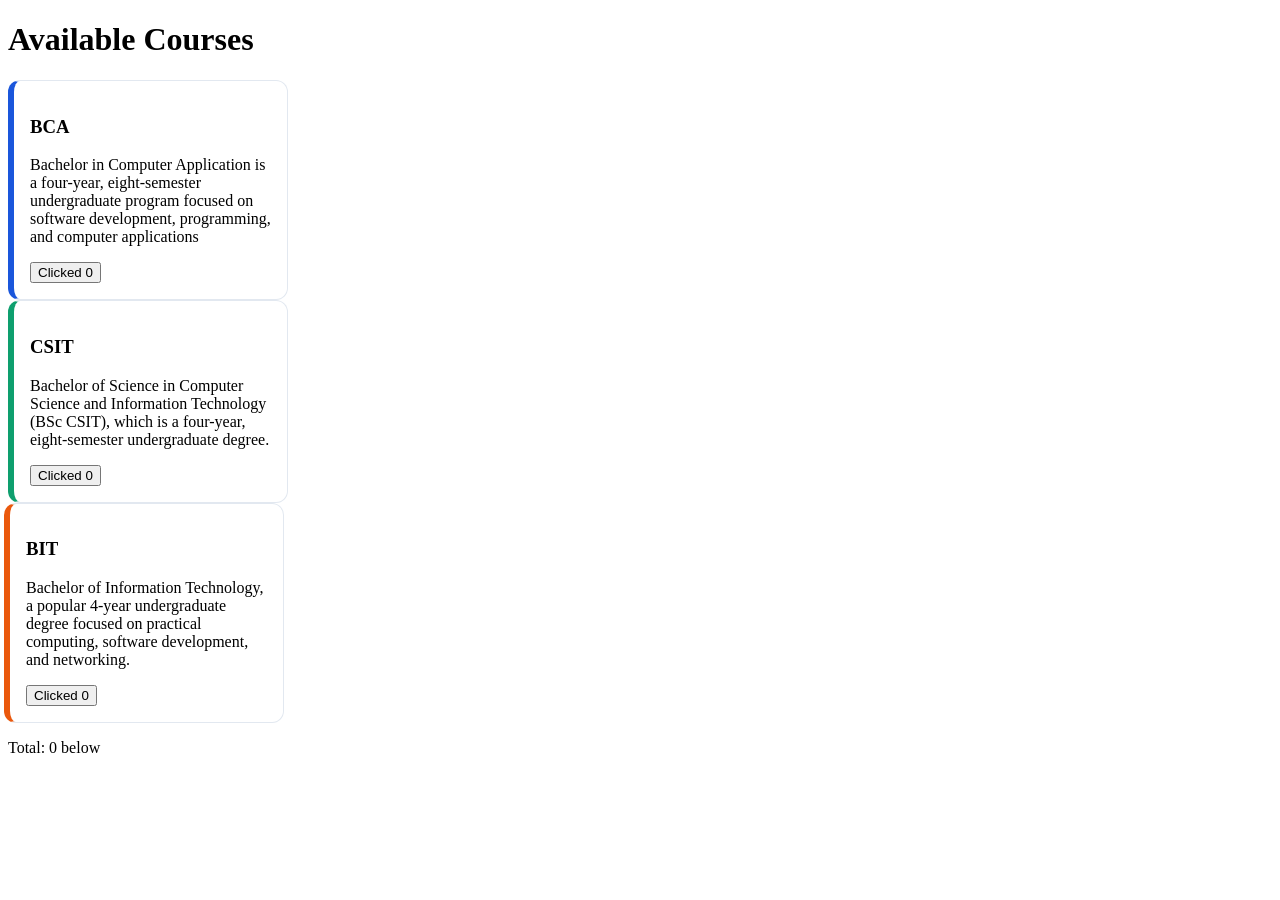
<file: Coursecard/index.html>
<!DOCTYPE html>
<html lang="en">
<head>
    <meta charset="UTF-8">
    <meta name="viewport" content="width=device-width, initial-scale=1.0">
    <title>Document</title>
    <link rel="stylesheet" href="style.css">
</head>
<body>
    <main>
    <h1>Available Courses</h1>

    <article class="card BCA" tabindex="0" data-course="BCA">
        <h3>BCA</h3>
        <p>Bachelor in Computer Application is a four-year, eight-semester undergraduate program focused on software development, programming, and computer applications</p>
        <button class="countBtn">Clicked 0</button>

    </article>

    <article class="card CSIT" tabindex="0" data-course="CSIT">
        <h3>CSIT</h3>
        <p>Bachelor of Science in Computer Science and Information Technology (BSc CSIT), which is a four-year, eight-semester undergraduate degree.</p>
        <button class="countBtn">Clicked 0</button>

    </article>

    <article class="card BIT" tabindex="0" data-course="BIT">
        <h3>BIT</h3>
        <p>Bachelor of Information Technology, a popular 4-year undergraduate degree focused on practical computing, software development, and networking.</p>
        <button class="countBtn">Clicked 0</button>

    </article>
    <p id="totalClicks"> Total: 0 below</p>
    <script src="app.js"></script>
    </main>
</body>
</html>
</file>
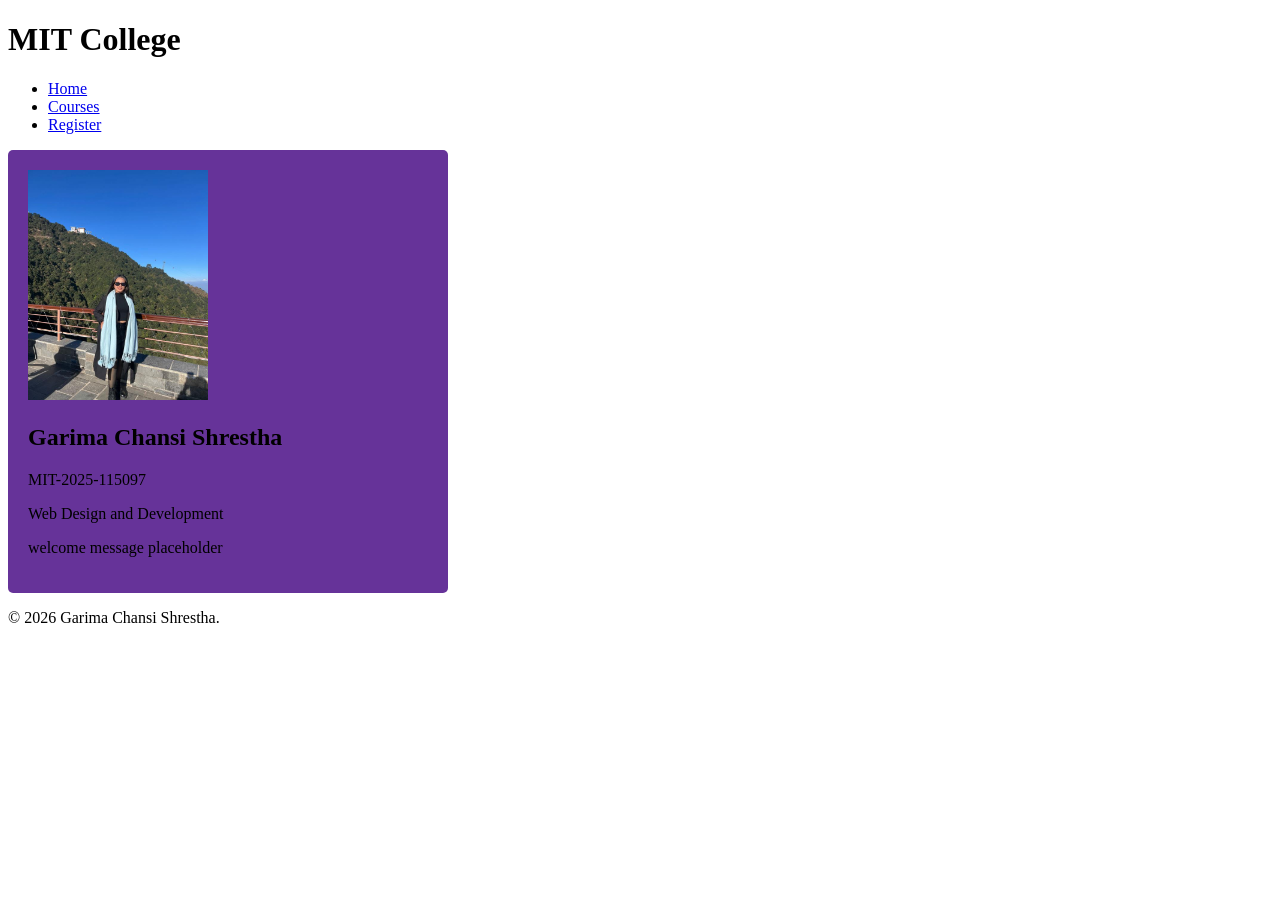
<file: StudentProfileCard/index.html>
<!DOCTYPE html>
<html lang="en">
<head>
    <meta charset="UTF-8">
    <meta name="viewport" content="width=device-width, initial-scale=1.0">
    <title>Document</title>
    <link rel="stylesheet" href="style.css">

</head>
<body>
    <h1>MIT College</h1>
    <nav>
        <ul>
            <li><a href="Home">Home</a></li>
            <li><a href="Courses">Courses</a></li>
            <li><a href="Register">Register</a></li>
        </ul>
    </nav>
    <main>
        <article class="card">
            <img src="Assets/profile.png.jpg" alt="Student Image" width="180" height="230">
            <h2>Garima Chansi Shrestha</h2>
            <p>MIT-2025-115097</p>
            <p>Web Design and Development</p>
            <p>welcome message placeholder</p>
        </article>

        <footer> 
            <p>&copy; 2026 Garima Chansi Shrestha.</p> 
        </footer>
    </main>
    <script src="app.js"></script>
</body>
</html>
</file>
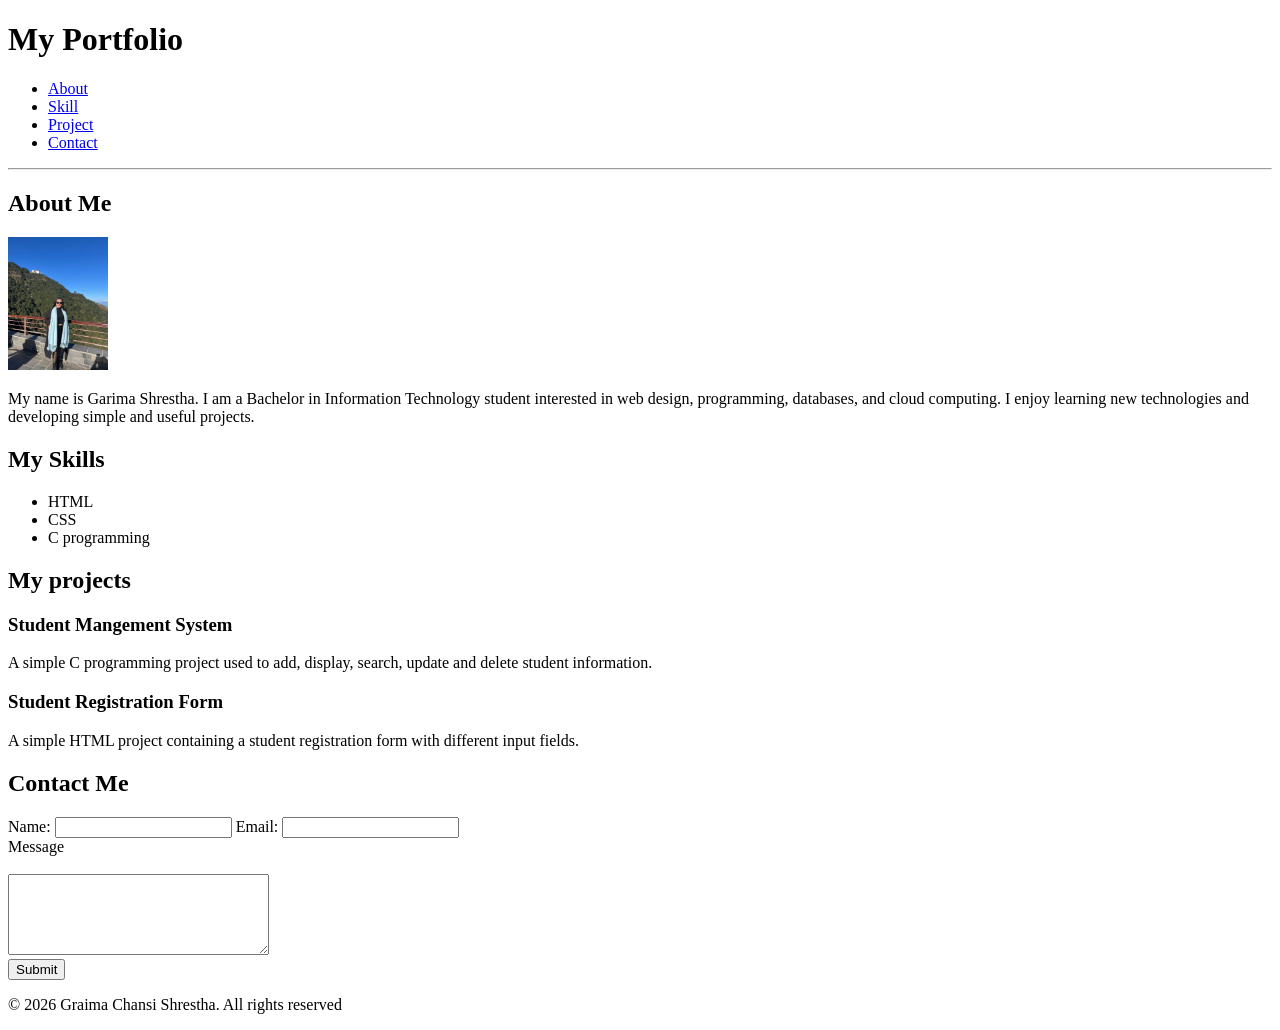
<file: week 2 Assignment/index.html>
<!DOCTYPE html>
<html lang="en">
<head>
    <meta charset="UTF-8">
    <meta name="viewport" content="width=device-width, initial-scale=1.0">
    <title>My Portfolio</title>
</head>
<body>
    <h1>My Portfolio</h1>
    <nav>
        <ul>
            <li> <a href="#About">About</a></li>
            <li> <a href="#Skills">Skill</a></li>
            <li> <a href="#Project">Project</a></li>
            <li> <a href="#Contact">Contact</a></li>
        </ul>
    </nav>
    <hr>

    <main>
        <section id="About">
            <h2>About Me</h2>

            <img src="assets/profile.png.jpg" alt="Profile photo of Garima Chansi Shrestha"
            width="100px">


            <p>My  name is Garima Shrestha. I am a Bachelor in Information Technology student interested in web design, programming, databases, and cloud computing. I enjoy learning new technologies and developing simple and useful projects.
            </p>
        </section>

        <section id="Skills">
            <h2>My Skills</h2>
            <ul>
                <li>HTML</li>                
                <li>CSS</li>                
                <li>C programming</li>                                           

            </ul>
        </section>
       

        <section id="Project">
            <article>
            <h2>My projects</h2>

            <h3>Student Mangement System</h3>

            <p>A simple C programming project used to add, display, search, update and delete student information.</p>
            </article>

            <article>
                <h3>Student Registration Form</h3>

                <p>A simple HTML project containing a student registration form with different input fields.</p>
            </article>

        </section>

        <section id="contact">
            <h2>Contact Me</h2>

            <form action="" method="post">

            <p>
                <label for="name">Name:</label>
                <input type="text" id="name" required>

                <label for="email"> Email:</label>
                <input type="email" id="email" name="email required"> 
                <br>
                <label for="message">Message</label> <br> <br>
                <textarea name="message" id="message" rows="5" cols="30" required></textarea> <br>
                
                <button type="submit">Submit</button>
            </p>
            </form>

        </section>
    </main>
    <footer>
        <p>&copy; 2026 Graima Chansi Shrestha. All rights reserved</p>
    </footer>

</body>
</html>
</file>
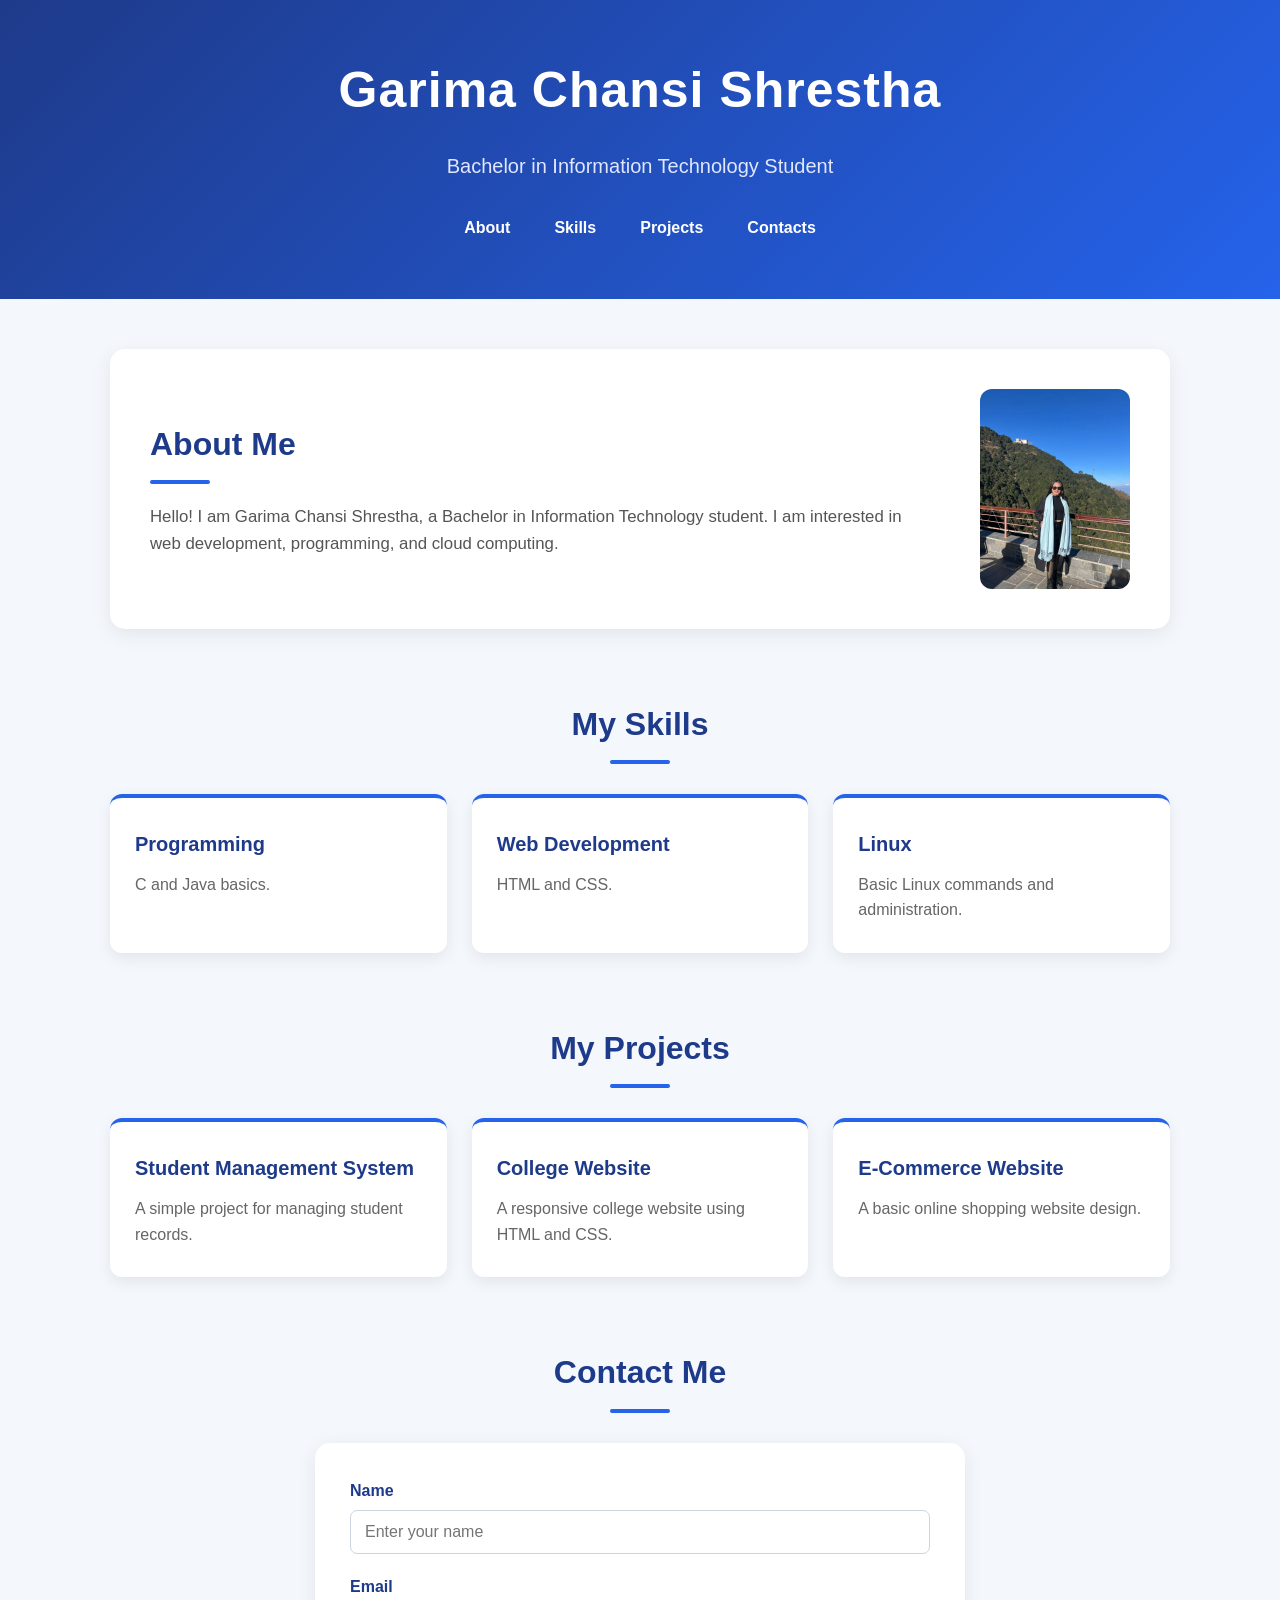
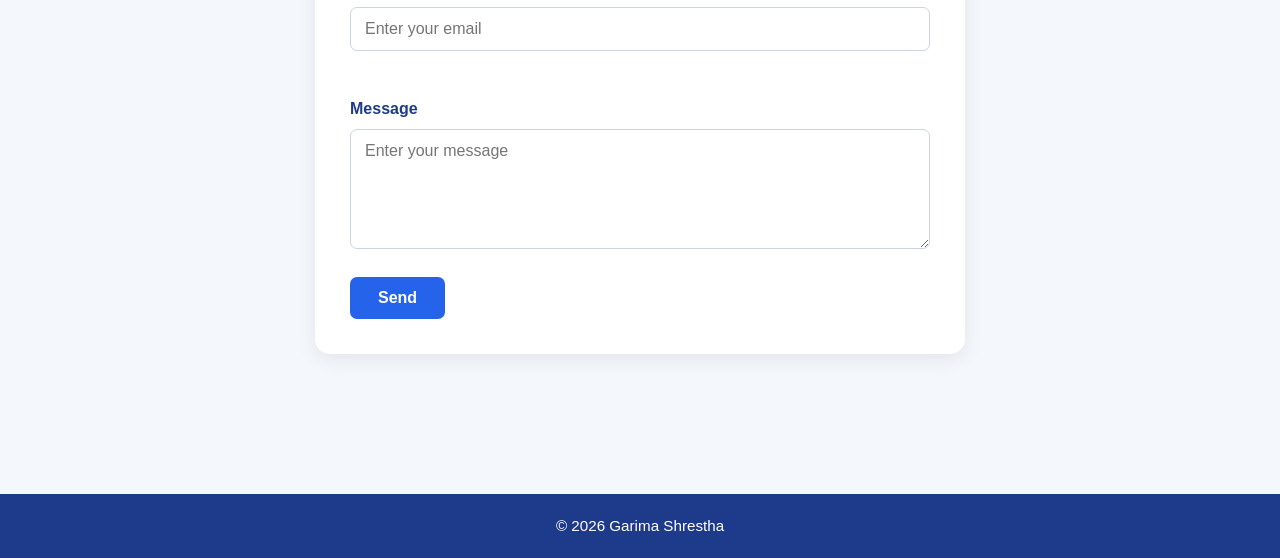
<file: week 3 Assignment/index.html>
<!DOCTYPE html>
<html lang="en">
<head>
    <meta charset="UTF-8">
    <meta name="viewport" content="width=device-width, initial-scale=1.0">
    <title>My Portfolio</title>
    <link rel="stylesheet" href="style.css">
</head>

<body>
    <header>
        <h1>Garima Chansi Shrestha</h1>
        <p>Bachelor in Information Technology Student</p>

        <nav>
            <a href="#about">About</a>
            <a href="#skills">Skills</a>
            <a href="#projects">Projects</a>
            <a href="#contacts">Contacts</a>
        </nav>
    </header>

    <main>
        <section id="about" class="about">
            <div>
                <h2>About Me</h2>
                <p>
                    Hello! I am Garima Chansi Shrestha, a Bachelor in Information
                    Technology student. I am interested in web development,
                    programming, and cloud computing.
                </p>
            </div>

            <img src="Assets/profile.png.jpg" alt="Profile photo of Garima Shrestha" width="150"
            height="200">
        </section>

        <section id="skills">
            <h2>My Skills</h2>

            <div class="cards">

                <article>
                    <h3>Programming</h3>
                    <p>C and Java basics.</p>
                </article>

                <article>
                    <h3>Web Development</h3>
                    <p>HTML and CSS.</p>
                </article>

                <article>
                    <h3>Linux</h3>
                    <p>Basic Linux commands and administration.</p>
                </article>

            </div>
        </section>

        <section id="projects">
            <h2>My Projects</h2>

            <div class="cards">

                <article>
                    <h3>Student Management System</h3>
                    <p> A simple project for managing student records.</p>
                </article>

                <article>
                    <h3>College Website</h3>
                    <p> A responsive college website using HTML and CSS.
                    </p>
                </article>

                <article>
                    <h3>E-Commerce Website</h3>
                    <p> A basic online shopping website design.</p>
                </article>
            </div>
        </section>

        <section id="contacts">
            <h2>Contact Me</h2>

            <form>
                <label for="name">Name</label>
                <input type="text" id="name" placeholder="Enter your name">

                <label for="email">Email</label>
                <input type="email" id="email" placeholder="Enter your email"> <br> <br>

                <label for="message">Message</label>
                <textarea id="message" placeholder="Enter your message" rows="3"></textarea>

                <button type="submit">Send</button>
            </form>
        </section>

    </main>

    <footer>
        <p>&copy; 2026 Garima Shrestha</p>
    </footer>

</body>
</html>
</file>
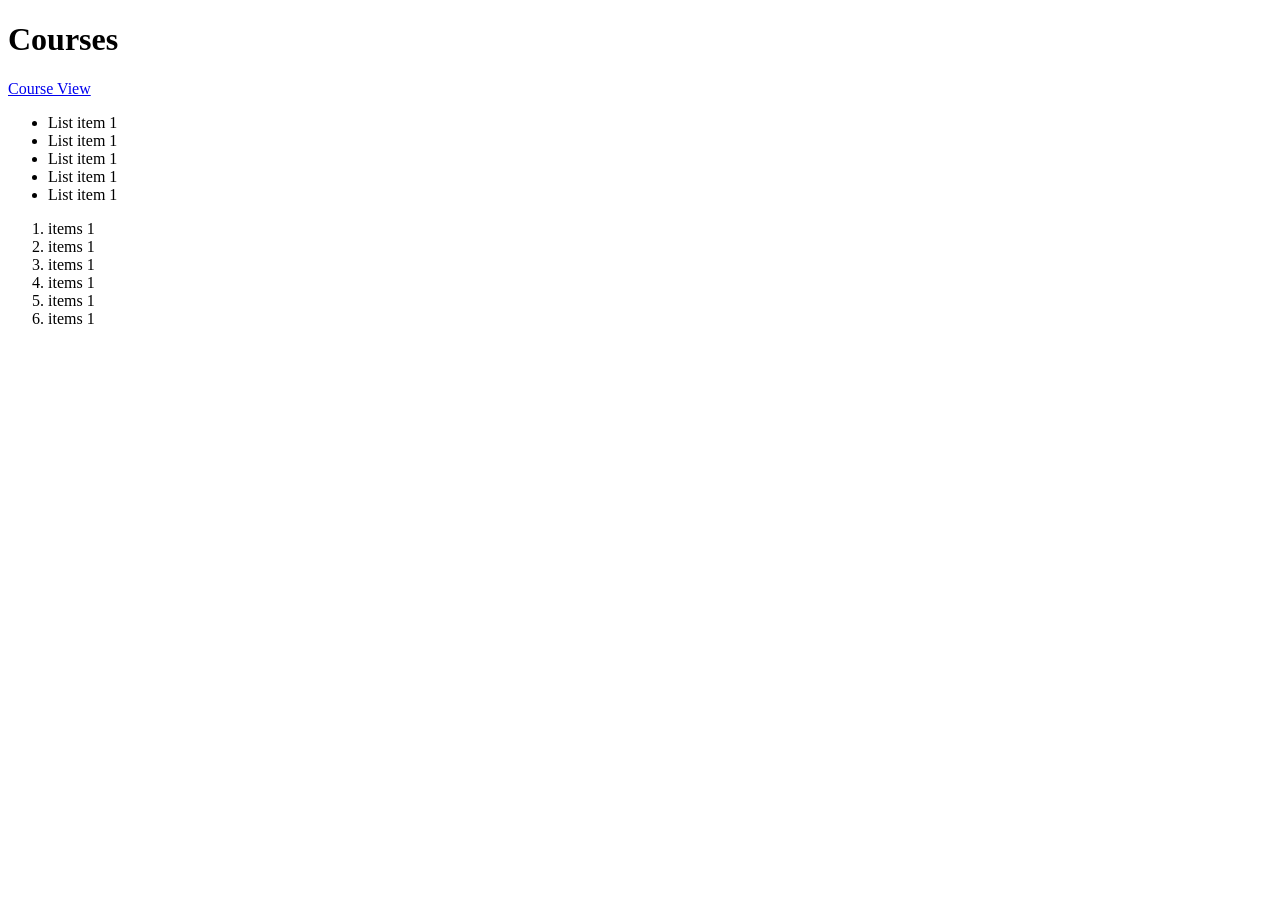
<file: course.html>
<!DOCTYPE html>
<html lang="en">
<head>
    <meta charset="UTF-8">
    <meta name="viewport" content="width=device-width, initial-scale=1.0">
    <title>Document</title>
</head>
<body>
    <h1>Courses</h1>
    <a href="course.html">Course View</a>
    <ul>
        <li>List item 1</li>
        <li>List item 1</li>
        <li>List item 1</li>
        <li>List item 1</li>
        <li>List item 1</li>
    </ul>
    <ol>
        <li>items 1</li>
        <li>items 1</li>
        <li>items 1</li>
        <li>items 1</li>
        <li>items 1</li>
        <li>items 1</li>
    </ol>
</body>
</html>
</file>
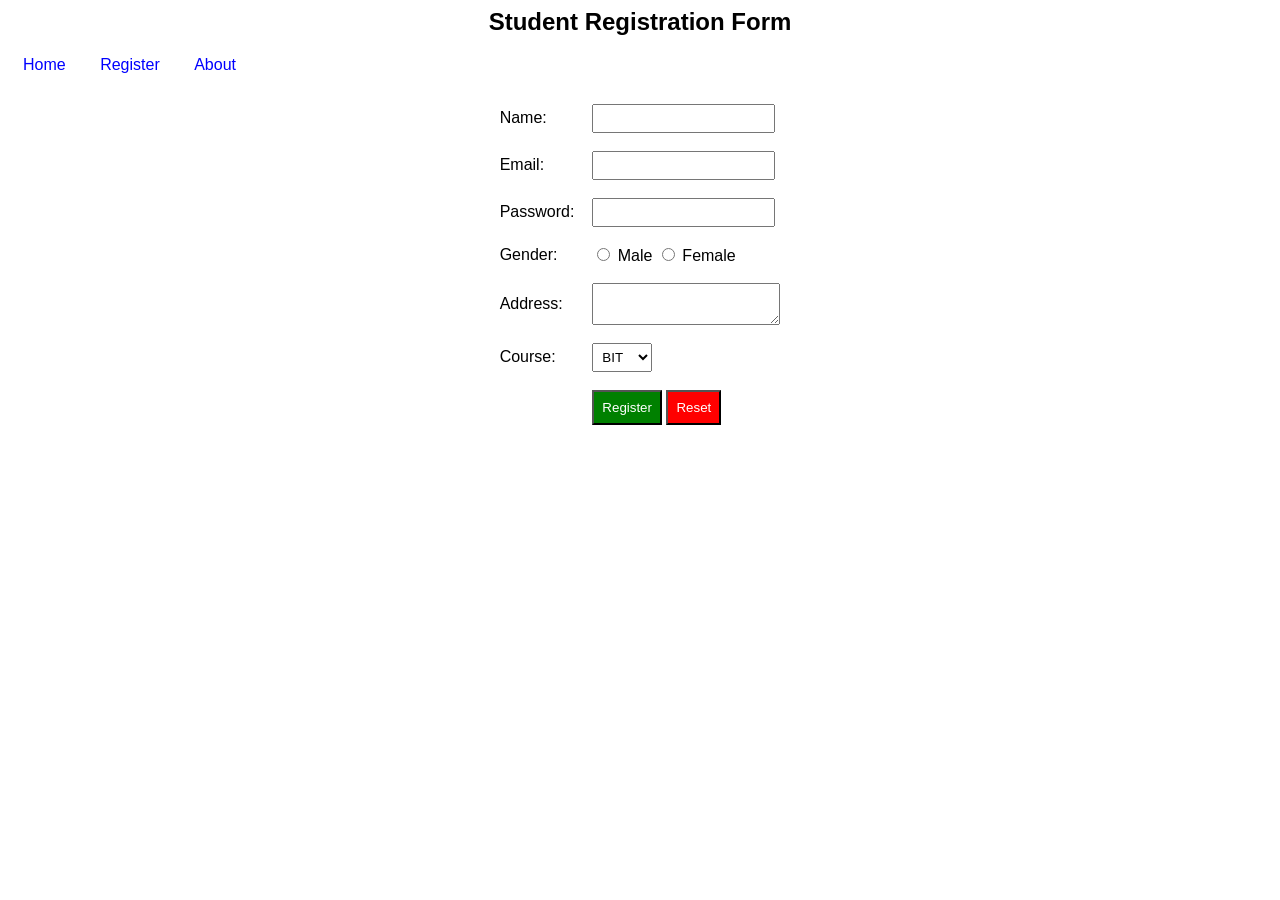
<file: register.html>
<html>
    <head>
        <link rel="stylesheet" href="app.css">
    </head>
<body>

<h2>Student Registration Form</h2>

<a href="index.html">Home</a>
<a href="register.html">Register</a>
<a href="about.html">About</a>
<form action="register.html" method="post">

<table class="table">

<tr>
    <td>Name:</td>
    <td><input type="text" name="name" required></td>
</tr>

<tr>
    <td>Email:</td>
    <td><input type="email" name="email" required></td>
</tr>

<tr>
    <td>Password:</td>
    <td><input type="password" name="password" required></td>
</tr>

<tr>
    <td>Gender:</td>
    <td>
        <input type="radio" name="gender" value="male"> Male
        <input type="radio" name="gender" value="female"> Female
    </td>
</tr>

<tr>
    <td>Address:</td>
    <td><textarea name="address"></textarea></td>
</tr>

<tr>
    <td>Course:</td>
    <td>
        <select name="course">
            <option>BIT</option>
            <option>BCA</option>
            <option>BBA</option>
        </select>
    </td>
</tr>

<tr>
    <td></td>
    <td>
        <input type="submit" value="Register">
        <input type="reset" value="Reset">
    </td>
</tr>

</table>

</form>
<script src="./app.js"></script>

</body>
</html>
</file>
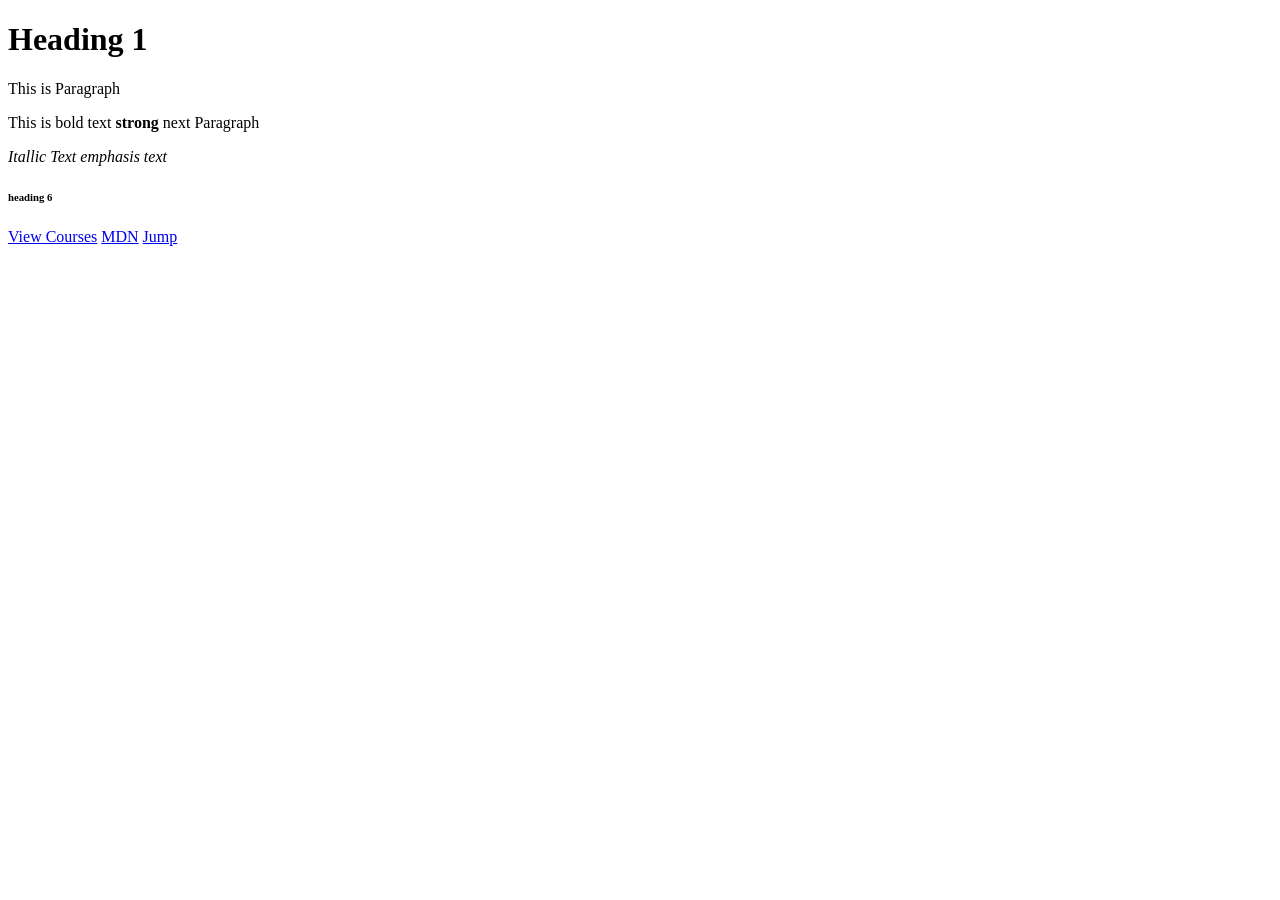
<file: sample.html>
<!DOCTYPE html>
<html lang="en">
<head>
    <meta charset="UTF-8">
    <meta name="viewport" content="width=device-width, initial-scale=1.0">
    <title>Document</title>
    
</head>
<body>
    <h1>Heading 1</h1>
    <p>This is Paragraph</p>
    <p>This is <bold> bold text</bold> <strong> strong </strong> next Paragraph</p>
    <i>Itallic Text</i> <em>emphasis text</em>
    <h6>heading 6</h6>
    <a href = "https://www.google.com">View Courses</a>
    <a href = "https://mdn.com" target=" _blank" rel="noopener">MDN</a>

    <a href="#details">Jump</a>
    <table class=""></table>
</body>
</html>
</file>
<file: Coursecard/style.css>
.card {
    width: 280px;
    padding: 1rem;
    border: 1px solid #e2e8f0;
    border-left-width: 6px;
    border-radius: 12px;
    box-sizing: border-box;
    transition: all 0.2s;
}


.BCA {
    border-left-color: #1a56db;
}

.CSIT {
    border-left-color: #0e9f6e;
}

.BIT {
    border-left-color: #ea580c;
    transform: translate(-4px);
    box-shadow: 2px blue;
}
</file>
<file: StudentProfileCard/style.css>
.card {
    border: 5px;
    border-radius: 5px;
    padding: 20px;
    max-width: 400px;
    background-color: rebeccapurple;
}
</file>
<file: week 3 Assignment/style.css>
* {
    margin: 0;
    padding: 0;
    box-sizing: border-box;
}
body {
    font-family: Arial, Helvetica, sans-serif;
    line-height: 1.6;
    background-color: #f4f7fb;
    color: #333;
}
header {
    background: linear-gradient(135deg, #1e3a8a, #2563eb);
    color: white;
    text-align: center;
    padding: 50px;
}
header h1 {
    font-size: 50px;
    margin-bottom: 20px;
    letter-spacing: 1px;
}
header > p {
    font-size: 20px;
    margin-bottom: 25px;
    color: #e0e7ff;
}
nav {
    display: flex;
    justify-content: center;
    align-items: center;
    gap: 20px;
    flex-wrap: wrap;
}
nav a {
    color: white;
    text-decoration: none;
    font-weight: bold;
    padding: 8px 12px;
    border-radius: 6px;
    transition: 0.3s ease;
}
nav a:hover {
    background-color: white;
    color: #1e3a8a;
}
main {
    max-width: 1100px;
    margin: 0 auto;
    padding: 50px 20px;
}
section {
    margin-bottom: 70px;
    scroll-margin-top: 30px;
}
section h2 {
    text-align: center;
    font-size: 2rem;
    color: #1e3a8a;
    margin-bottom: 30px;
    position: relative;
}
section h2::after {
    content: "";
    display: block;
    width: 60px;
    height: 4px;
    background-color: #2563eb;
    margin: 10px auto 0;
    border-radius: 5px;
}
.about {
    display: flex;
    align-items: center;
    justify-content: space-between;
    gap: 50px;
    background-color: white;
    padding: 40px;
    border-radius: 15px;
    box-shadow: 0 5px 20px rgba(0, 0, 0, 0.08);
}
.about > div {
    flex: 1;
}
.about h2 {
    text-align: left;
    margin-bottom: 20px;
}

.about h2::after {
    margin: 10px 0 0;
}
.about p {
    font-size: 1.05rem;
    color: #555;
}
.about img {
    width: 150px;
    height: 200px;
    object-fit: cover;
    border-radius: 12px;
    border: 10px;
    
}
.cards {
    display: grid;
    grid-template-columns: repeat(3, 1fr);
    gap: 25px;
}
article {
    background-color: white;
    padding: 30px 25px;
    border-radius: 12px;
    border-top: 4px solid #2563eb;
    box-shadow: 0 5px 15px rgba(0, 0, 0, 0.08);
    transition: transform 0.3s ease, box-shadow 0.3s ease;
}
article:hover {
    transform: translateY(-8px);
    box-shadow: 0 10px 25px rgba(0, 0, 0, 0.14);
}

article h3 {
    color: #1e3a8a;
    margin-bottom: 12px;
    font-size: 1.25rem;
}

article p {
    color: #666;
}


form {
    max-width: 650px;
    margin: 0 auto;
    background-color: white;
    padding: 35px;
    border-radius: 15px;
    box-shadow: 0 5px 20px rgba(0, 0, 0, 0.08);
}

form label {
    display: block;
    margin-bottom: 7px;
    font-weight: bold;
    color: #1e3a8a;
}

form input,
form textarea {
    width: 100%;
    padding: 12px 14px;
    margin-bottom: 20px;
    border: 1px solid #cbd5e1;
    border-radius: 7px;
    font-family: inherit;
    font-size: 1rem;
    outline: none;
    transition: border-color 0.3s ease, box-shadow 0.3s ease;
}

form input:focus,
form textarea:focus {
    border-color: #2563eb;
    box-shadow: 0 0 0 3px rgba(37, 99, 235, 0.15);
}

form textarea {
    min-height: 120px;
    resize: vertical;
}

form button {
    background-color: #2563eb;
    color: white;
    border: none;
    padding: 12px 28px;
    border-radius: 7px;
    font-size: 1rem;
    font-weight: bold;
    cursor: pointer;
    transition: background-color 0.3s ease, transform 0.2s ease;
}

form button:hover {
    background-color: #1e3a8a;
    transform: translateY(-2px);
}


footer {
    background-color: #1e3a8a;
    color: white;
    text-align: center;
    padding: 20px;
    margin-top: 20px;
}

footer p {
    margin: 0;
    font-size: 0.95rem;
}

@media (max-width: 900px) {

    .cards {
        grid-template-columns: repeat(2, 1fr);
    }

    .about {
        gap: 30px;
    }

    header h1 {
        font-size: 2.2rem;
    }
}


@media (max-width: 600px) {

    header {
        padding: 35px 15px 25px;
    }

    header h1 {
        font-size: 1.8rem;
    }

    header > p {
        font-size: 1rem;
    }

    nav {
        flex-direction: column;
        gap: 8px;
    }

    nav a {
        width: 100%;
        max-width: 200px;
        padding: 7px;
    }

    main {
        padding: 35px 15px;
    }

    section {
        margin-bottom: 50px;
    }

    section h2 {
        font-size: 1.7rem;
    }

    .about {
        flex-direction: column-reverse;
        text-align: center;
        padding: 30px 20px;
    }

    .about h2 {
        text-align: center;
    }

    .about h2::after {
        margin: 10px auto 0;
    }

    .about img {
        width: 140px;
        height: 185px;
    }

    .cards {
        grid-template-columns: 1fr;
    }

    article {
        padding: 25px 20px;
    }

    form {
        padding: 25px 20px;
    }
}

@media (max-width: 400px) {

    header h1 {
        font-size: 1.5rem;
    }

    header > p {
        font-size: 0.9rem;
    }

    main {
        padding: 25px 12px;
    }

    .about {
        padding: 25px 15px;
    }

    form {
        padding: 20px 15px;
    }
}
</file>
<file: app.css>
body {
    font-family: Arial;
    background-color: white;
}

h2 {
    text-align: center;
}

a{
    margin: 15px;
    text-decoration: none;
    color: blue;
}
table{
    margin: auto;
    background-color: white;
    padding: 20px;
}

td {
    padding: 8px;
}

input, textarea, select {
    padding: 5px;
}

input[type="submit"] {
    background-color: green;
    color: white;
    padding: 8px;
}

input[type="reset"] {
    background-color: red;
    color: white;
    padding: 8px;
}
</file>
